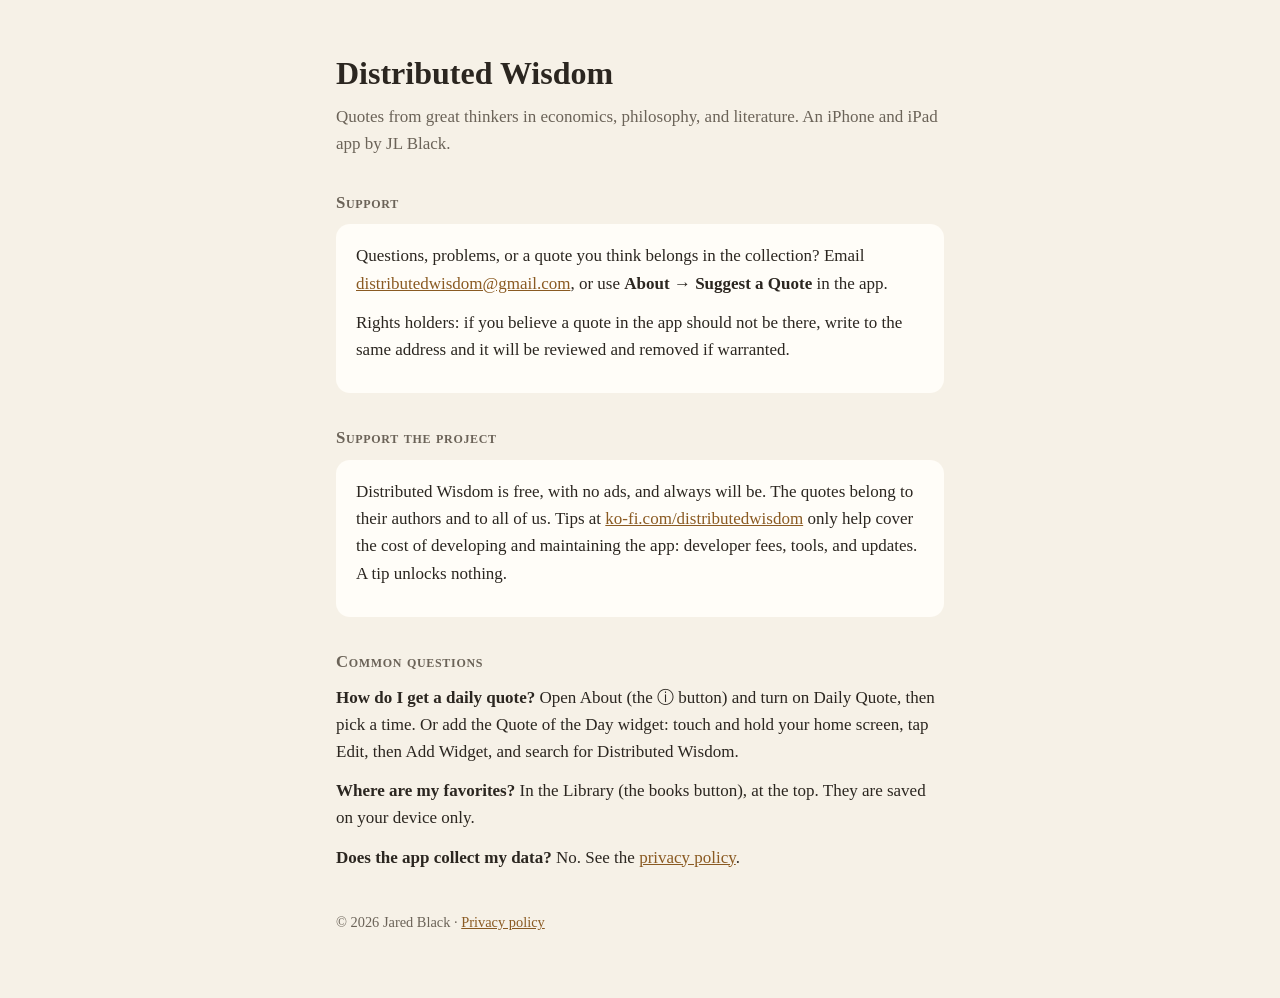
<file: index.html>
<!doctype html>
<html lang="en">
<head>
<meta charset="utf-8">
<meta name="viewport" content="width=device-width, initial-scale=1">
<title>Distributed Wisdom — Support</title>
<link rel="stylesheet" href="style.css">
</head>
<body>
<main>
  <h1>Distributed Wisdom</h1>
  <p class="sub">Quotes from great thinkers in economics, philosophy, and literature. An iPhone and iPad app by JL Black.</p>

  <h2>Support</h2>
  <div class="card">
    <p>Questions, problems, or a quote you think belongs in the collection? Email <a href="mailto:distributedwisdom@gmail.com">distributedwisdom@gmail.com</a>, or use <strong>About → Suggest a Quote</strong> in the app.</p>
    <p>Rights holders: if you believe a quote in the app should not be there, write to the same address and it will be reviewed and removed if warranted.</p>
  </div>

  <h2>Support the project</h2>
  <div class="card">
    <p>Distributed Wisdom is free, with no ads, and always will be. The quotes belong to their authors and to all of us. Tips at <a href="https://ko-fi.com/distributedwisdom">ko-fi.com/distributedwisdom</a> only help cover the cost of developing and maintaining the app: developer fees, tools, and updates. A tip unlocks nothing.</p>
  </div>

  <h2>Common questions</h2>
  <p><strong>How do I get a daily quote?</strong> Open About (the ⓘ button) and turn on Daily Quote, then pick a time. Or add the Quote of the Day widget: touch and hold your home screen, tap Edit, then Add Widget, and search for Distributed Wisdom.</p>
  <p><strong>Where are my favorites?</strong> In the Library (the books button), at the top. They are saved on your device only.</p>
  <p><strong>Does the app collect my data?</strong> No. See the <a href="privacy.html">privacy policy</a>.</p>

  <footer>© 2026 Jared Black · <a href="privacy.html">Privacy policy</a></footer>
</main>
</body>
</html>
</file>
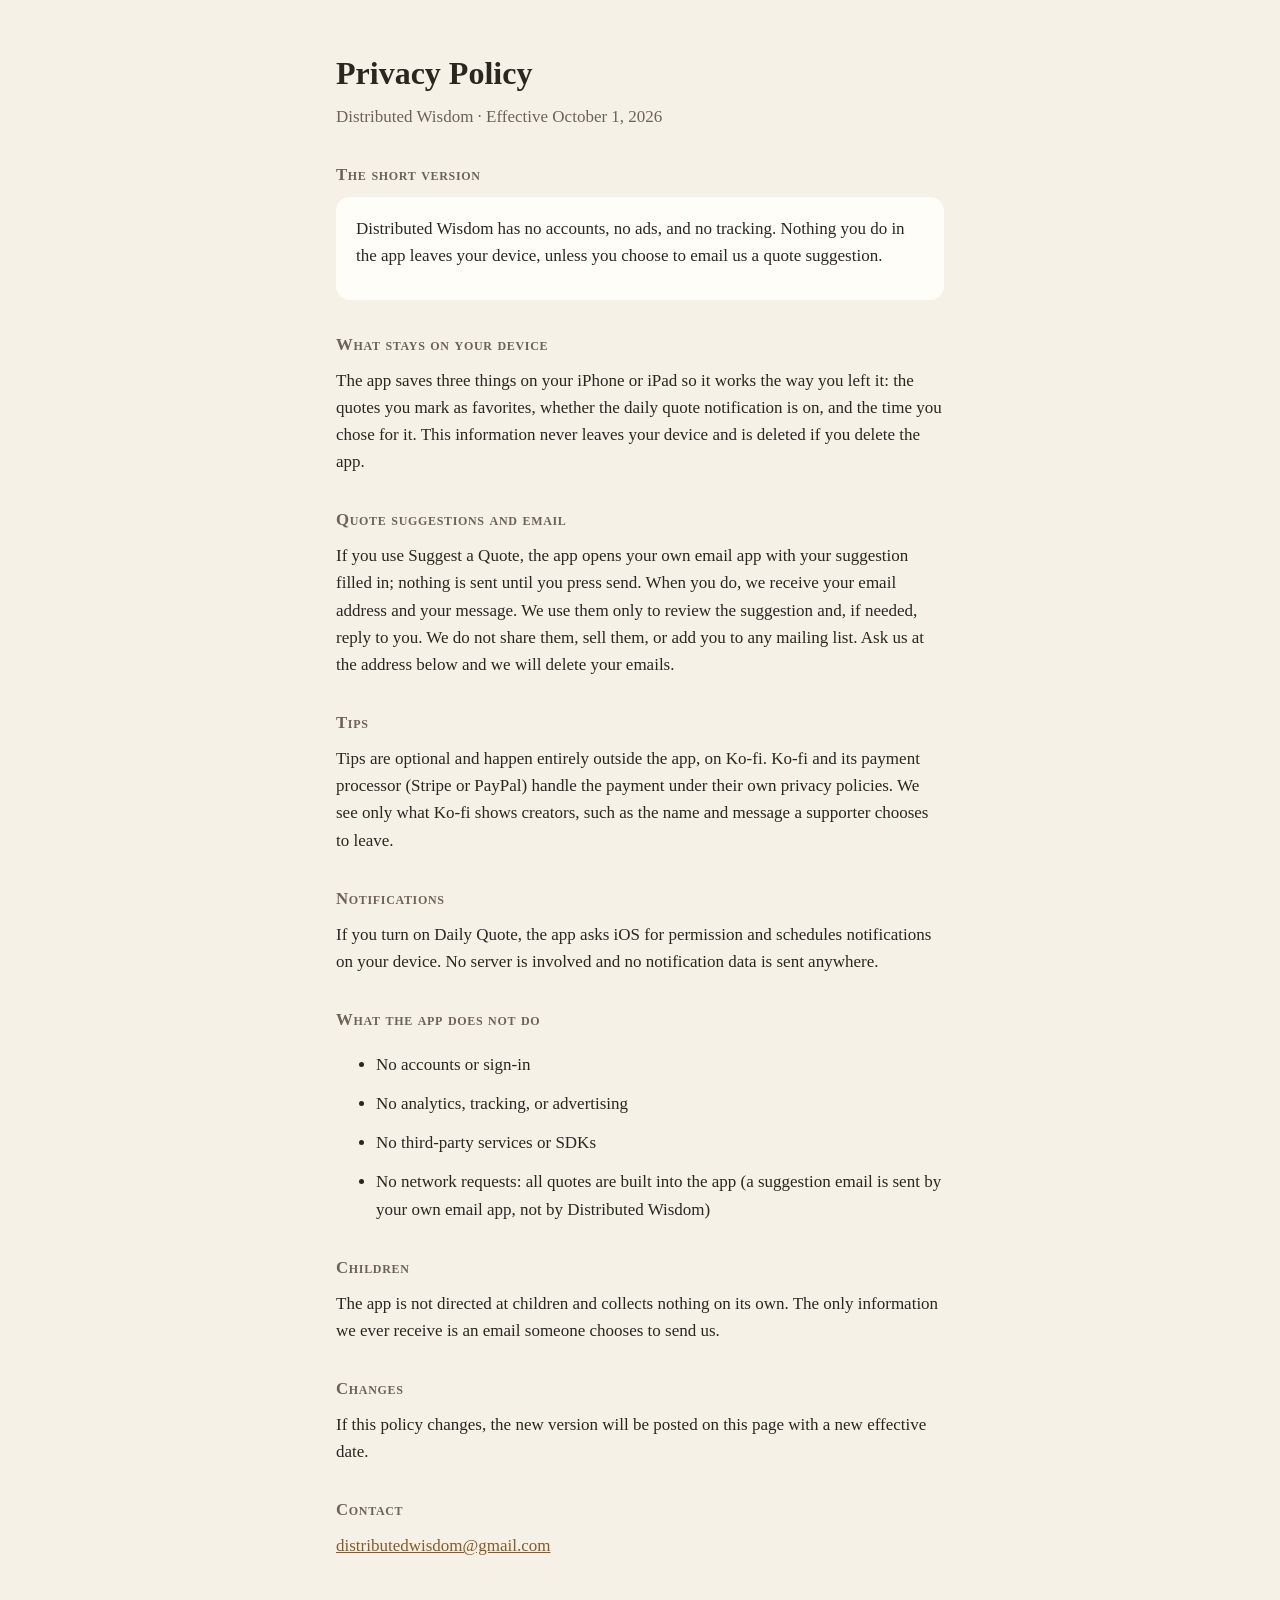
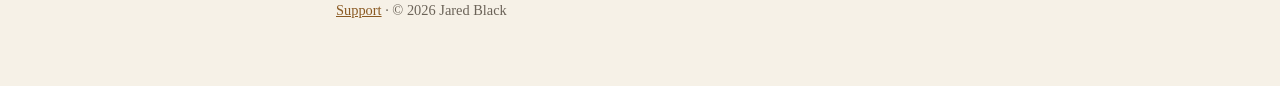
<file: privacy.html>
<!doctype html>
<html lang="en">
<head>
<meta charset="utf-8">
<meta name="viewport" content="width=device-width, initial-scale=1">
<title>Distributed Wisdom — Privacy Policy</title>
<link rel="stylesheet" href="style.css">
</head>
<body>
<main>
  <h1>Privacy Policy</h1>
  <p class="sub">Distributed Wisdom · Effective October 1, 2026</p>

  <h2>The short version</h2>
  <div class="card"><p>Distributed Wisdom has no accounts, no ads, and no tracking. Nothing you do in the app leaves your device, unless you choose to email us a quote suggestion.</p></div>

  <h2>What stays on your device</h2>
  <p>The app saves three things on your iPhone or iPad so it works the way you left it: the quotes you mark as favorites, whether the daily quote notification is on, and the time you chose for it. This information never leaves your device and is deleted if you delete the app.</p>

  <h2>Quote suggestions and email</h2>
  <p>If you use Suggest a Quote, the app opens your own email app with your suggestion filled in; nothing is sent until you press send. When you do, we receive your email address and your message. We use them only to review the suggestion and, if needed, reply to you. We do not share them, sell them, or add you to any mailing list. Ask us at the address below and we will delete your emails.</p>

  <h2>Tips</h2>
  <p>Tips are optional and happen entirely outside the app, on Ko-fi. Ko-fi and its payment processor (Stripe or PayPal) handle the payment under their own privacy policies. We see only what Ko-fi shows creators, such as the name and message a supporter chooses to leave.</p>

  <h2>Notifications</h2>
  <p>If you turn on Daily Quote, the app asks iOS for permission and schedules notifications on your device. No server is involved and no notification data is sent anywhere.</p>

  <h2>What the app does not do</h2>
  <ul>
    <li>No accounts or sign-in</li>
    <li>No analytics, tracking, or advertising</li>
    <li>No third-party services or SDKs</li>
    <li>No network requests: all quotes are built into the app (a suggestion email is sent by your own email app, not by Distributed Wisdom)</li>
  </ul>

  <h2>Children</h2>
  <p>The app is not directed at children and collects nothing on its own. The only information we ever receive is an email someone chooses to send us.</p>

  <h2>Changes</h2>
  <p>If this policy changes, the new version will be posted on this page with a new effective date.</p>

  <h2>Contact</h2>
  <p><a href="mailto:distributedwisdom@gmail.com">distributedwisdom@gmail.com</a></p>

  <footer><a href="index.html">Support</a> · © 2026 Jared Black</footer>
</main>
</body>
</html>
</file>
<file: style.css>
:root { --paper:#F6F1E7; --card:#FFFDF8; --ink:#2B2620; --ink2:#6B6358; --accent:#8A5A22; }
@media (prefers-color-scheme: dark) { :root { --paper:#1A1714; --card:#26221D; --ink:#EFE8DC; --ink2:#B3AA9C; --accent:#D9A866; } }
* { box-sizing: border-box; }
body { margin:0; background:var(--paper); color:var(--ink); font: 17px/1.6 Georgia, "Iowan Old Style", "Times New Roman", serif; }
main { max-width: 640px; margin: 0 auto; padding: 48px 16px 64px; }
h1 { font-weight: 600; font-size: 2rem; margin: 0 0 4px; }
h2 { font-variant: small-caps; letter-spacing: .04em; color: var(--ink2); font-size: 1.05rem; margin: 32px 0 8px; }
p, li { margin: 0 0 12px; }
.sub { color: var(--ink2); margin-bottom: 28px; }
.card { background: var(--card); border-radius: 14px; padding: 18px 20px; }
a { color: var(--accent); }
footer { color: var(--ink2); font-size: .9rem; margin-top: 40px; }
</file>
